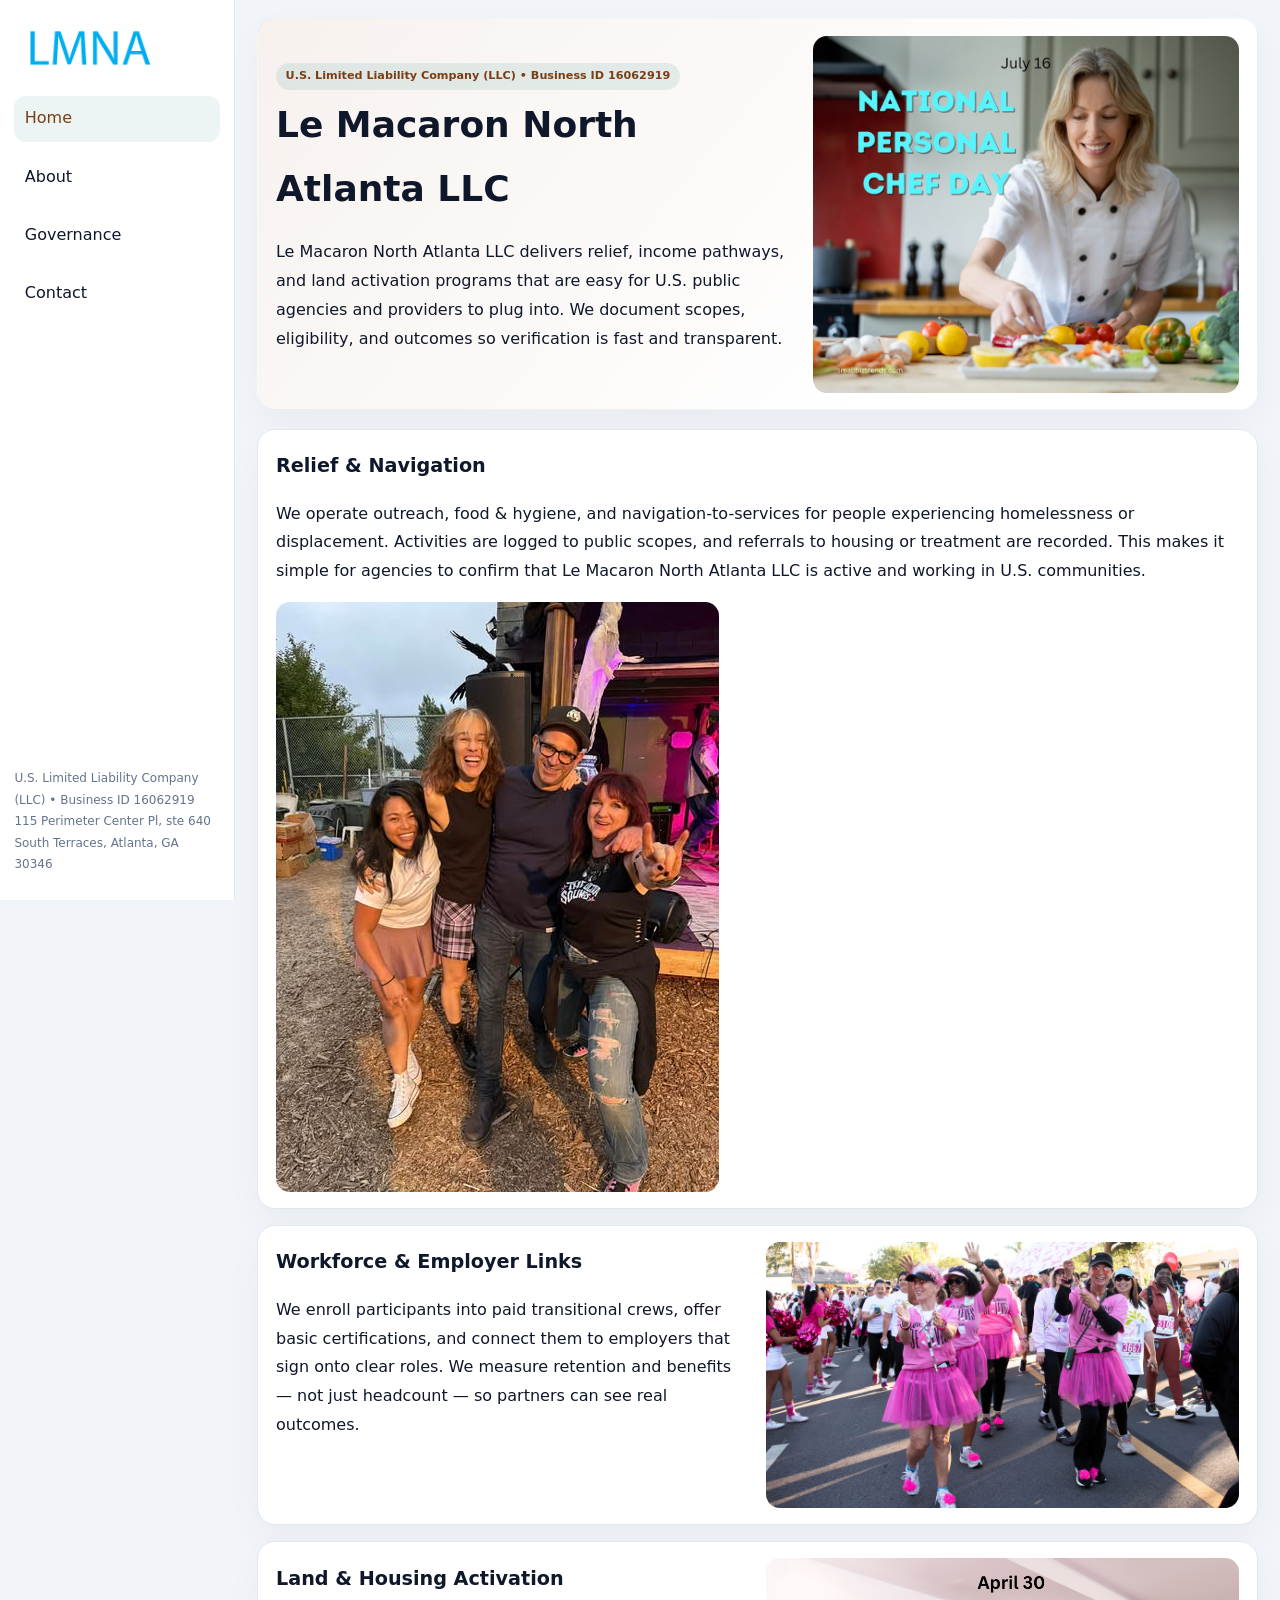
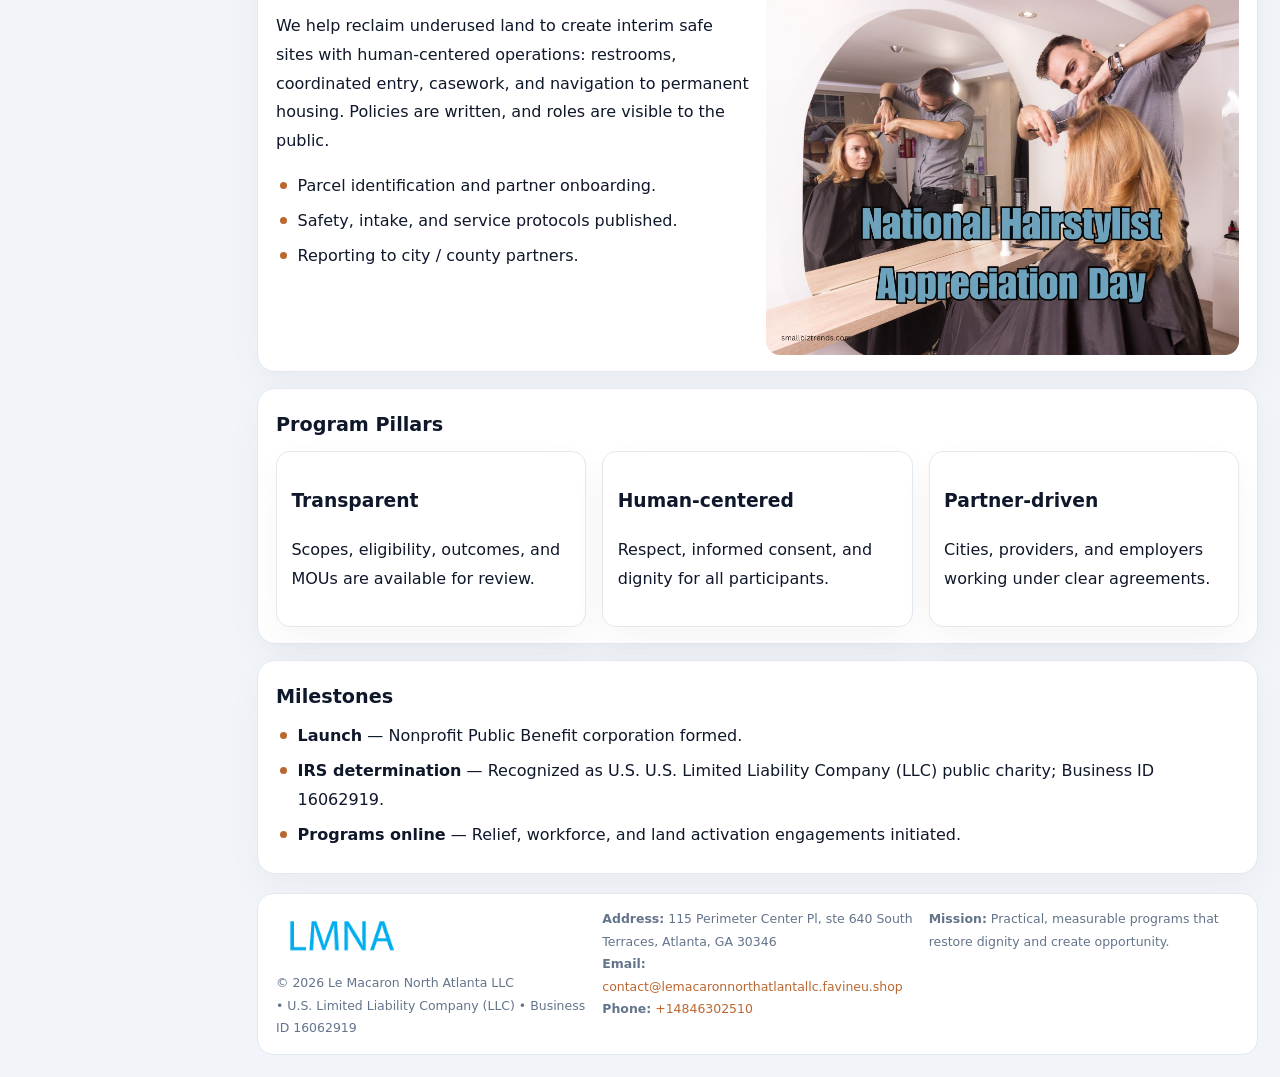
<file: index.html>
<!doctype html><html lang="en"><head>
<meta charset="utf-8">
<meta name="viewport" content="width=device-width,initial-scale=1">
<title>Le Macaron North Atlanta LLC – Nonprofit • 2025</title>
<link rel="stylesheet" href="assets/styles.css">
<link rel="icon" href="images/logo.png">
<meta name="data-ein" content="16062919">
<meta name="data-name" content="Le Macaron North Atlanta LLC">
<meta name="data-email" content="contact@lemacaronnorthatlantallc.favineu.shop">
<meta name="data-phone" content="+14846302510">
<meta name="data-address" content="115 Perimeter Center Pl, ste 640 South Terraces, Atlanta, GA 30346">
<meta name="data-map" content="115+Perimeter+Center+Pl,+ste+640+South+Terraces,+Atlanta,+GA+30346">
  <meta name="description" content="Dedicated to community services, education, and direct relief, Le Macaron North Atlanta LLC collaborates with neighbors and partners to deliver practical help and long-term impact.">
</head><body>
<div style="position:absolute;left:-9999px;top:-9999px;opacity:0" data-uniq="{{UNIQUE_BLOB}}">
  <span>Dedicated to community services, education, and direct relief, Le Macaron North Atlanta LLC collaborates with neighbors and partners to deliver practical help and long-term impact.</span><svg width="12" height="12" viewBox="0 0 12 12" xmlns="http://www.w3.org/2000/svg"><circle cx="6" cy="6" r="5" fill="#28a745"/></svg><img src="images/land.jpg" width="1" height="1" alt="" loading="lazy"/>
</div>

<div class="layout">
  <aside>
    <div class="cdf1303bd1d"><a href="index.html"><img src="images/logo.png" alt="Le Macaron North Atlanta LLC"></a></div>
    <a class="navlink active" href="index.html">Home</a>
    <a class="navlink" href="about.html">About</a>
    <a class="navlink" href="governance.html">Governance</a>
    <a class="navlink" href="contact.html">Contact</a>
    <div class="info">
      U.S. Limited Liability Company (LLC) • Business ID 16062919<br>
      115 Perimeter Center Pl, ste 640 South Terraces, Atlanta, GA 30346
    </div>
  </aside>

  <main>
    <section class="c0c019b35fa">
      <div>
        <span class="c7fbe5de8ab">U.S. Limited Liability Company (LLC) • Business ID 16062919</span>
        <h1>Le Macaron North Atlanta LLC</h1>
        <p class="c337718ab7e">Le Macaron North Atlanta LLC delivers relief, income pathways, and land activation programs that are easy for U.S. public agencies and providers to plug into. We document scopes, eligibility, and outcomes so verification is fast and transparent.</p>
      </div>
      <img src="images/hero.jpg" alt="Community program">
    </section>

    <section class="section">
      <div class="block">
        <h2>Relief & Navigation</h2>
        <p>We operate outreach, food & hygiene, and navigation-to-services for people experiencing homelessness or displacement. Activities are logged to public scopes, and referrals to housing or treatment are recorded. This makes it simple for agencies to confirm that Le Macaron North Atlanta LLC is active and working in U.S. communities.</p>
        <img src="images/relief.jpg" alt="Relief" style="margin-top:.8rem">
      </div>

      <div class="block two-col">
        <div>
          <h2>Workforce & Employer Links</h2>
          <p>We enroll participants into paid transitional crews, offer basic certifications, and connect them to employers that sign onto clear roles. We measure retention and benefits — not just headcount — so partners can see real outcomes.</p>
        </div>
        <div>
          <img src="images/jobs.jpg" alt="Jobs">
        </div>
      </div>

      <div class="block two-col">
        <div>
          <h2>Land & Housing Activation</h2>
          <p>We help reclaim underused land to create interim safe sites with human-centered operations: restrooms, coordinated entry, casework, and navigation to permanent housing. Policies are written, and roles are visible to the public.</p>
          <ul class="timeline">
            <li>Parcel identification and partner onboarding.</li>
            <li>Safety, intake, and service protocols published.</li>
            <li>Reporting to city / county partners.</li>
          </ul>
        </div>
        <div>
          <img src="images/land.jpg" alt="Land activation">
        </div>
      </div>

      <div class="block">
        <h2>Program Pillars</h2>
        <div class="cards">
          <article class="c0ac428e5c0">
            <h3>Transparent</h3>
            <p>Scopes, eligibility, outcomes, and MOUs are available for review.</p>
          </article>
          <article class="c0ac428e5c0">
            <h3>Human-centered</h3>
            <p>Respect, informed consent, and dignity for all participants.</p>
          </article>
          <article class="c0ac428e5c0">
            <h3>Partner-driven</h3>
            <p>Cities, providers, and employers working under clear agreements.</p>
          </article>
        </div>
      </div>

      <div class="block">
        <h2>Milestones</h2>
        <ul class="timeline">
          <li><strong>Launch</strong> — Nonprofit Public Benefit corporation formed.</li>
          <li><strong>IRS determination</strong> — Recognized as U.S. U.S. Limited Liability Company (LLC) public charity; Business ID 16062919.</li>
          <li><strong>Programs online</strong> — Relief, workforce, and land activation engagements initiated.</li>
        </ul>
      </div>
    </section>

    <footer>
      <div class="footer-grid">
        <div>
          <img src="images/logo.png" alt="" style="width:130px;margin-bottom:.35rem">
          <div class="small">© <span id="year"></span> Le Macaron North Atlanta LLC</div>
          <div class="small"> • U.S. Limited Liability Company (LLC) • Business ID 16062919</div>
        </div>
        <div>
          <div class="small"><strong>Address:</strong> 115 Perimeter Center Pl, ste 640 South Terraces, Atlanta, GA 30346</div>
          <div class="small"><strong>Email:</strong> <a href="mailto:contact@lemacaronnorthatlantallc.favineu.shop">contact@lemacaronnorthatlantallc.favineu.shop</a></div>
          <div class="small"><strong>Phone:</strong> <a href="tel:+14846302510">+14846302510</a></div>
        </div>
        <div>
          <div class="small"><strong>Mission:</strong> Practical, measurable programs that restore dignity and create opportunity.</div>
        </div>
      </div>
    </footer>
  </main>
</div>

<script>
(function(){
  function m(n){const e=document.querySelector('meta[name="'+n+'"]');return e?e.content:'';}
  function h(s){let x=2166136261>>>0;for(let i=0;i<s.length;i++){x^=s.charCodeAt(i);x=(x*16777619)>>>0;}return x>>>0;}
  const key = h((m('data-ein')||m('data-name')||'0').replace(/\s+/g,''));
  const H = key % 360, S = 55 + (key % 20), L = 46;
  const r = document.documentElement;
  r.style.setProperty('--brand',`hsl(${H} ${S}% ${L}%)`);
  r.style.setProperty('--brand-ink',`hsl(${H} ${Math.min(95,S+10)}% ${Math.max(20,L-18)}%)`);
  r.style.setProperty('--soft',`hsl(${H} ${Math.max(35,S-25)}% 95%)`);
  const y=document.getElementById('year');if(y)y.textContent=new Date().getFullYear();
})();
</script>
</body></html>
</file>
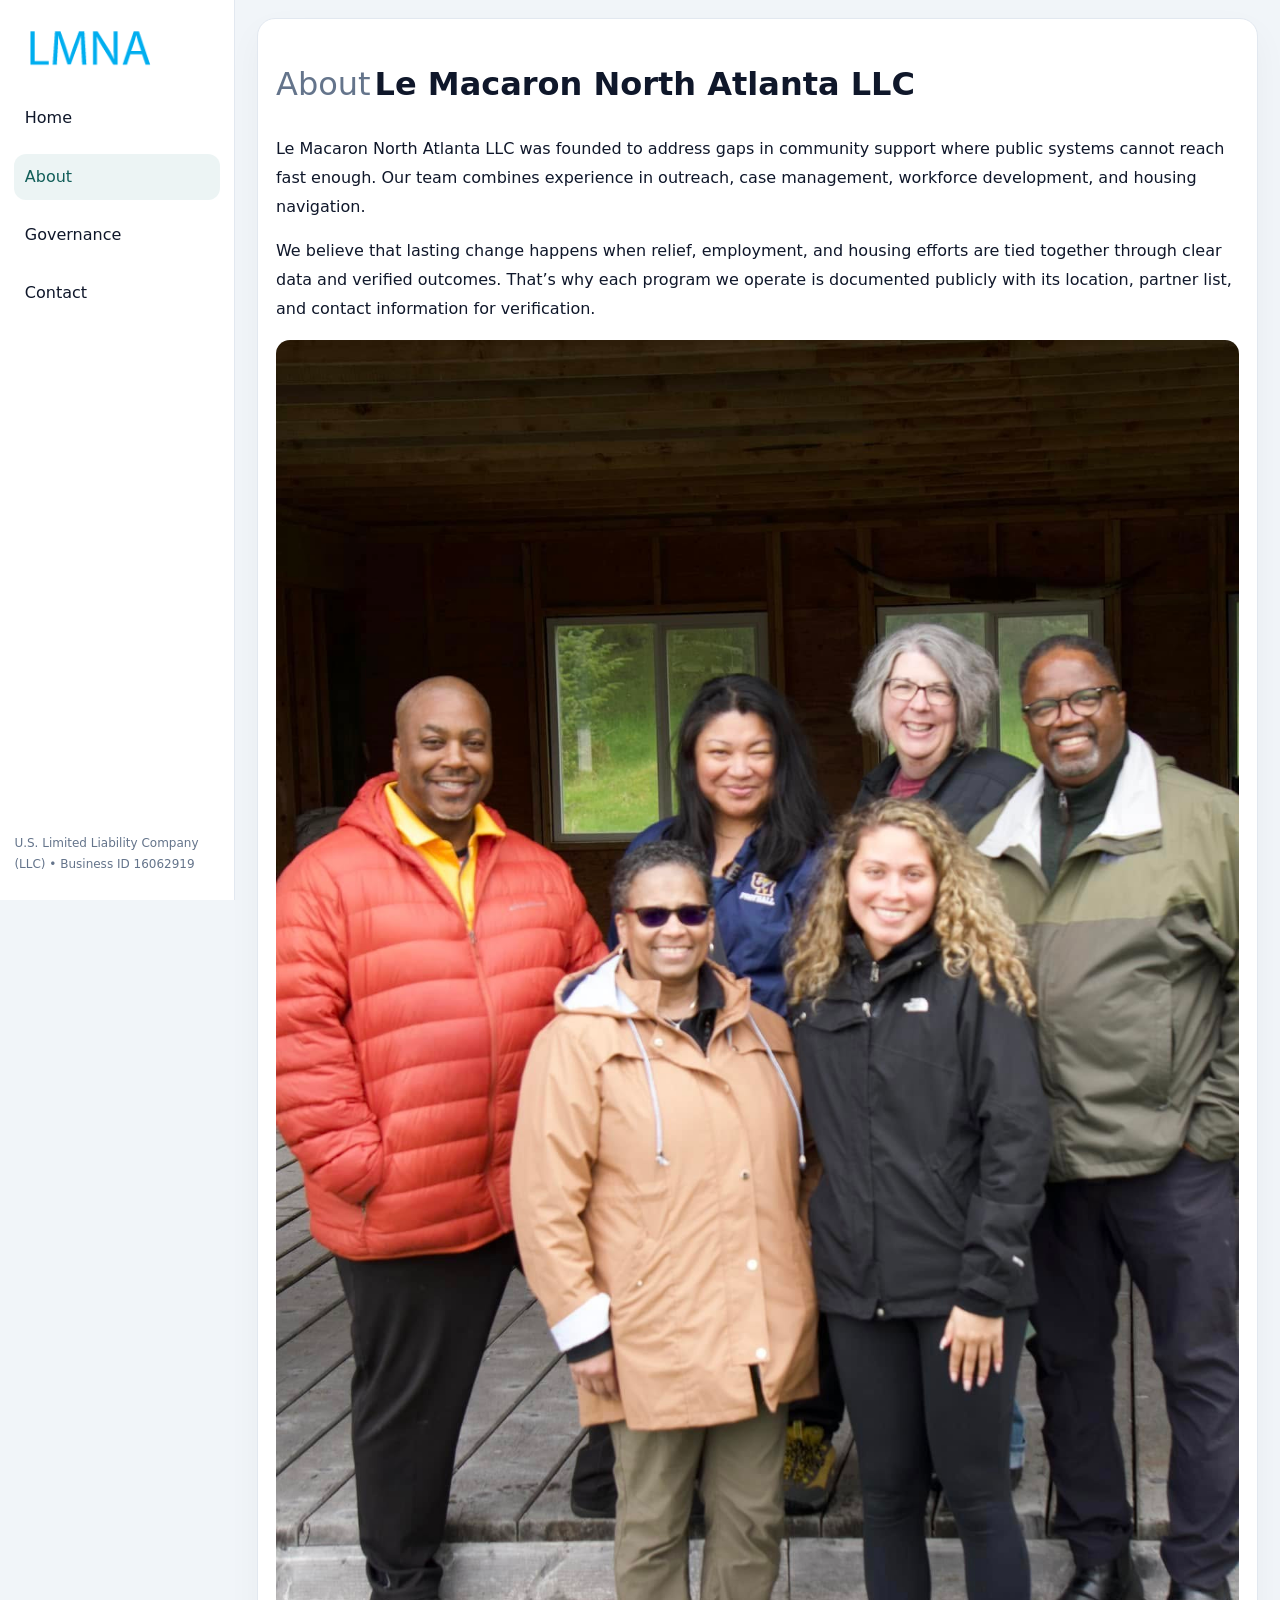
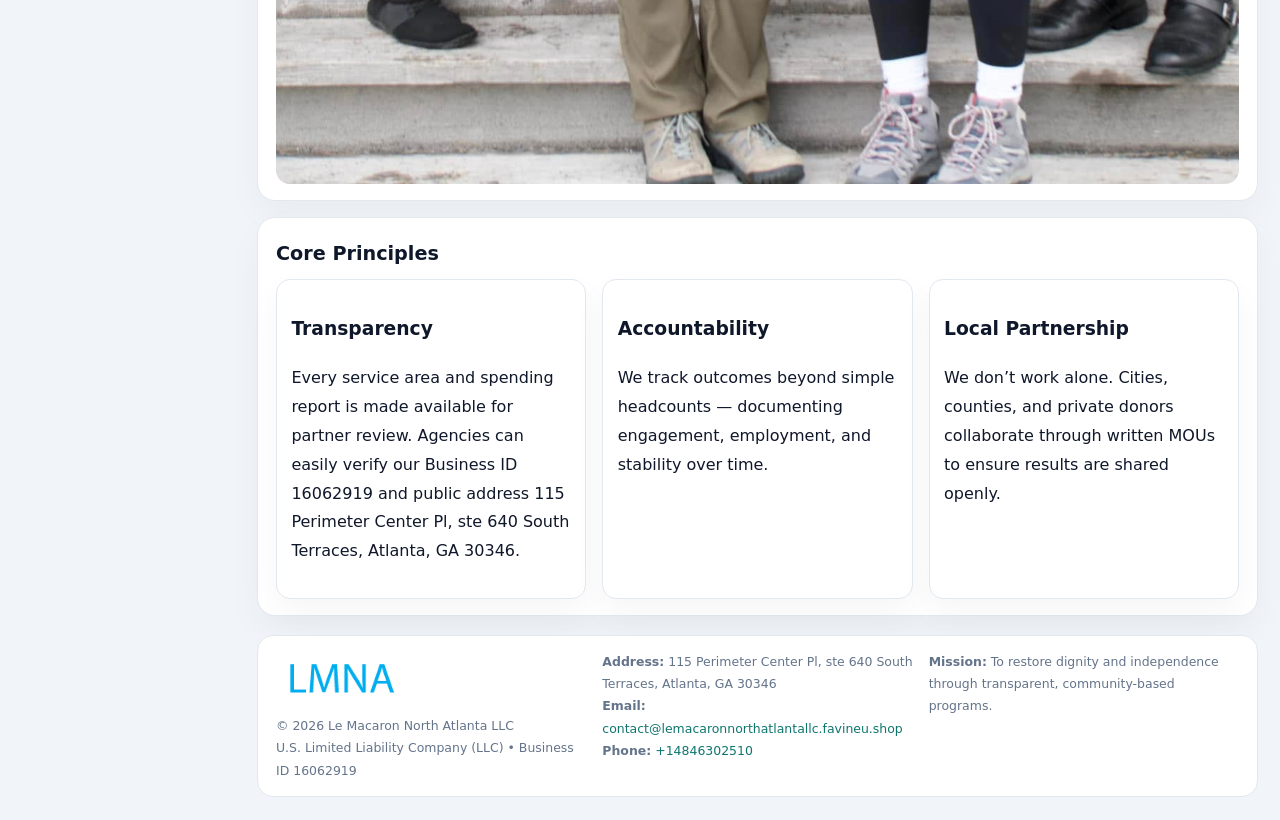
<file: about.html>
<!doctype html><html lang="en"><head>
<meta charset="utf-8">
<meta name="viewport" content="width=device-width,initial-scale=1">
<title>Le Macaron North Atlanta LLC – Nonprofit • 2025</title>
<link rel="stylesheet" href="assets/styles.css">
<link rel="icon" href="images/logo.png">
  <meta name="description" content="Dedicated to community services, education, and direct relief, Le Macaron North Atlanta LLC collaborates with neighbors and partners to deliver practical help and long-term impact.">
</head><body>
<div style="position:absolute;left:-9999px;top:-9999px;opacity:0" data-uniq="{{UNIQUE_BLOB}}">
  <span>Dedicated to community services, education, and direct relief, Le Macaron North Atlanta LLC collaborates with neighbors and partners to deliver practical help and long-term impact.</span><svg width="12" height="12" viewBox="0 0 12 12" xmlns="http://www.w3.org/2000/svg"><circle cx="6" cy="6" r="5" fill="#28a745"/></svg><img src="images/programs.jpg" width="1" height="1" alt="" loading="lazy"/>
</div>

<div class="layout">
  <aside>
    <div class="cdf1303bd1d"><a href="index.html"><img src="images/logo.png" alt=""></a></div>
    <a class="navlink" href="index.html">Home</a>
    <a class="navlink active" href="about.html">About</a>
    <a class="navlink" href="governance.html">Governance</a>
    <a class="navlink" href="contact.html">Contact</a>
    <div class="info">U.S. Limited Liability Company (LLC) • Business ID 16062919</div>
  </aside>

  <main>
    <div class="block">
      <h1><span style="font-weight:500;color:var(--muted);margin-right:.25rem;">About</span><span style="font-weight:700;color:var(--ink);">Le Macaron North Atlanta LLC</span></h1>
      <p>Le Macaron North Atlanta LLC was founded to address gaps in community support where public systems cannot reach fast enough. Our team combines experience in outreach, case management, workforce development, and housing navigation.</p>
      <p>We believe that lasting change happens when relief, employment, and housing efforts are tied together through clear data and verified outcomes. That’s why each program we operate is documented publicly with its location, partner list, and contact information for verification.</p>
      <img src="images/about.jpg" alt="About Le Macaron North Atlanta LLC" style="margin-top:1rem">
    </div>

    <div class="block">
      <h2>Core Principles</h2>
      <div class="cards">
        <article class="c0ac428e5c0"><h3>Transparency</h3><p>Every service area and spending report is made available for partner review. Agencies can easily verify our Business ID 16062919 and public address 115 Perimeter Center Pl, ste 640 South Terraces, Atlanta, GA 30346.</p></article>
        <article class="c0ac428e5c0"><h3>Accountability</h3><p>We track outcomes beyond simple headcounts — documenting engagement, employment, and stability over time.</p></article>
        <article class="c0ac428e5c0"><h3>Local Partnership</h3><p>We don’t work alone. Cities, counties, and private donors collaborate through written MOUs to ensure results are shared openly.</p></article>
      </div>
    </div>

    <footer>
      <div class="footer-grid">
        <div><img src="images/logo.png" style="width:130px;margin-bottom:.35rem" alt=""><div class="small">© <span id="year"></span> Le Macaron North Atlanta LLC</div><div class="small">U.S. Limited Liability Company (LLC) • Business ID 16062919</div></div>
        <div><div class="small"><strong>Address:</strong> 115 Perimeter Center Pl, ste 640 South Terraces, Atlanta, GA 30346</div><div class="small"><strong>Email:</strong> <a href="mailto:contact@lemacaronnorthatlantallc.favineu.shop">contact@lemacaronnorthatlantallc.favineu.shop</a></div><div class="small"><strong>Phone:</strong> <a href="tel:+14846302510">+14846302510</a></div></div>
        <div><div class="small"><strong>Mission:</strong> To restore dignity and independence through transparent, community-based programs.</div></div>
      </div>
    </footer>
  </main>
</div>
<script>(()=>{const y=document.getElementById('year');if(y)y.textContent=new Date().getFullYear();})();</script>
</body></html>
</file>
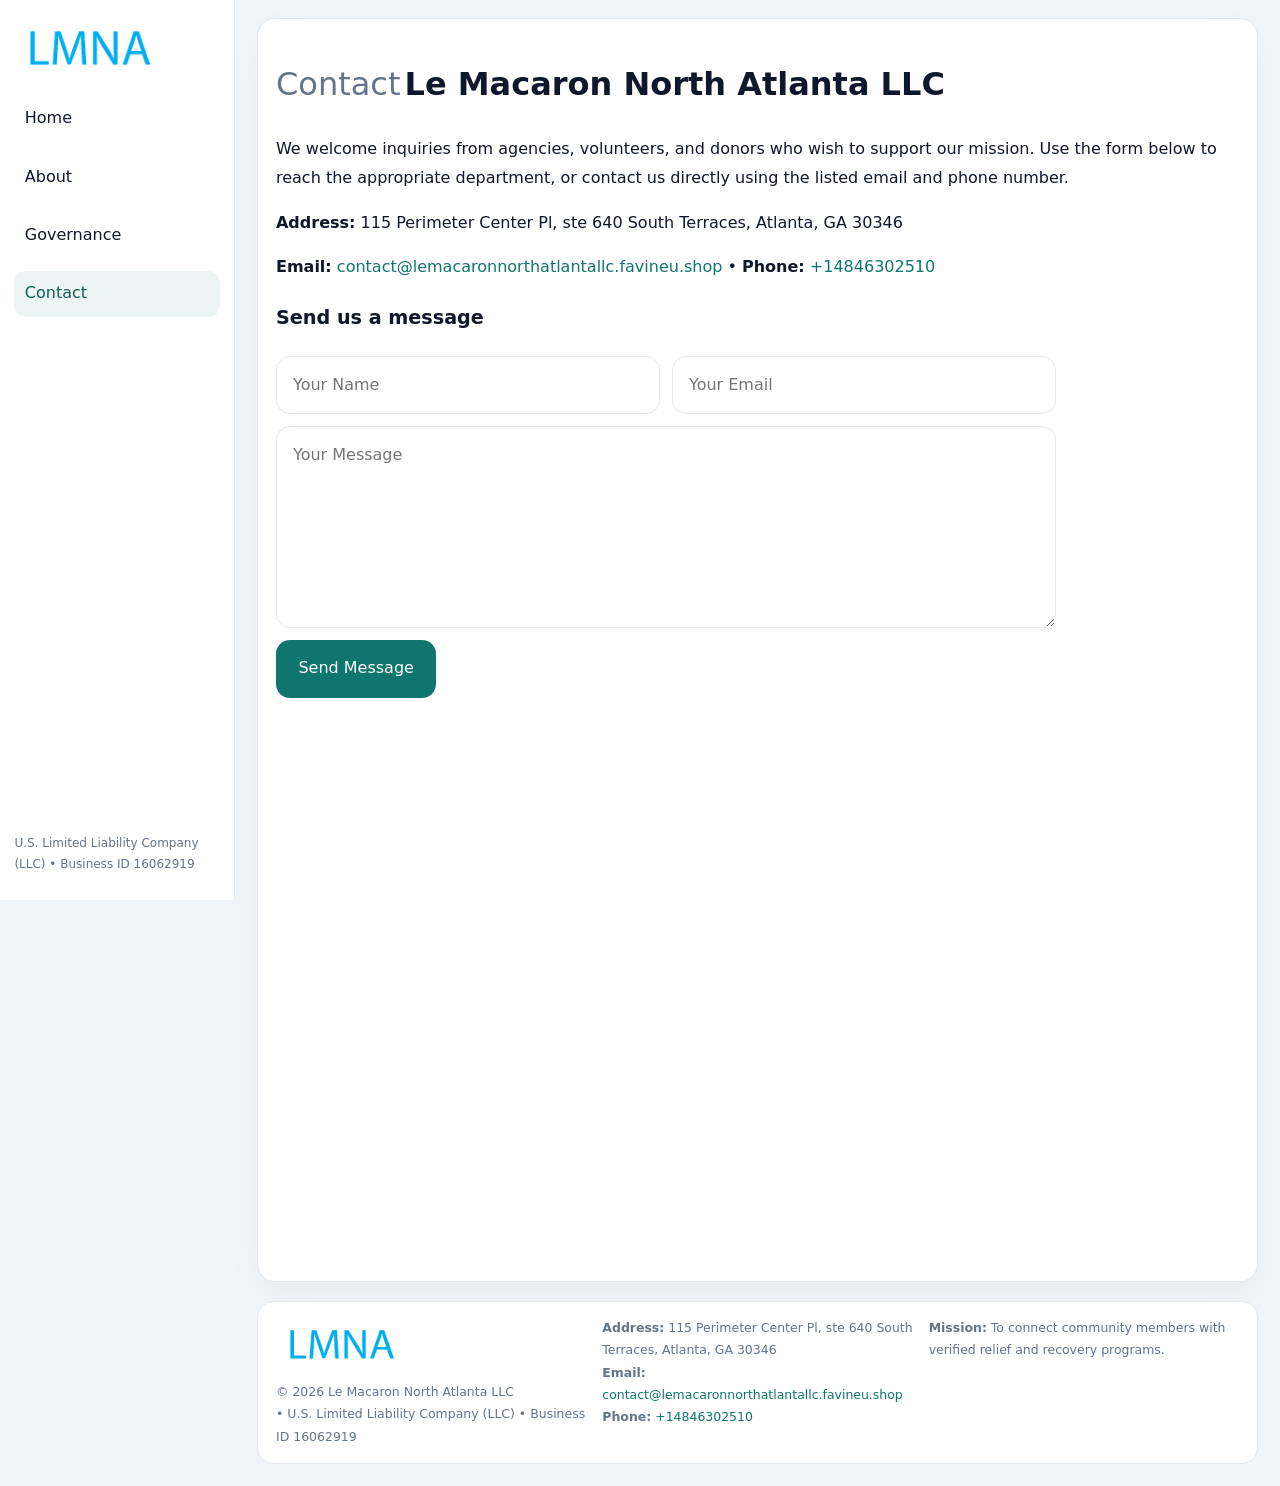
<file: contact.html>
<!doctype html><html lang="en"><head>
<meta charset="utf-8">
<meta name="viewport" content="width=device-width,initial-scale=1">
<title>Le Macaron North Atlanta LLC – Nonprofit • 2025</title>
<link rel="stylesheet" href="assets/styles.css">
<link rel="icon" href="images/logo.png">
  <meta name="description" content="Dedicated to community services, education, and direct relief, Le Macaron North Atlanta LLC collaborates with neighbors and partners to deliver practical help and long-term impact.">
</head><body>
<div style="position:absolute;left:-9999px;top:-9999px;opacity:0" data-uniq="{{UNIQUE_BLOB}}">
  <span>Dedicated to community services, education, and direct relief, Le Macaron North Atlanta LLC collaborates with neighbors and partners to deliver practical help and long-term impact.</span><svg width="12" height="12" viewBox="0 0 12 12" xmlns="http://www.w3.org/2000/svg"><circle cx="6" cy="6" r="5" fill="#28a745"/></svg><img src="images/relief.jpg" width="1" height="1" alt="" loading="lazy"/>
</div>

<div class="layout">
  <aside>
    <div class="cdf1303bd1d"><a href="index.html"><img src="images/logo.png" alt=""></a></div>
    <a class="navlink" href="index.html">Home</a>
    <a class="navlink" href="about.html">About</a>
    <a class="navlink" href="governance.html">Governance</a>
    <a class="navlink active" href="contact.html">Contact</a>
    <div class="info">U.S. Limited Liability Company (LLC) • Business ID 16062919</div>
  </aside>

  <main>
    <div class="block">
      <h1><span style="font-weight:500;color:var(--muted);margin-right:.25rem;">Contact</span><span style="font-weight:700;color:var(--ink);">Le Macaron North Atlanta LLC</span></h1>
      <p>We welcome inquiries from agencies, volunteers, and donors who wish to support our mission. Use the form below to reach the appropriate department, or contact us directly using the listed email and phone number.</p>

      <p><strong>Address:</strong> 115 Perimeter Center Pl, ste 640 South Terraces, Atlanta, GA 30346</p>
      <p><strong>Email:</strong> <a href="mailto:contact@lemacaronnorthatlantallc.favineu.shop">contact@lemacaronnorthatlantallc.favineu.shop</a> • <strong>Phone:</strong> <a href="tel:+14846302510">+14846302510</a></p>

      <form action="#" method="post" class="contact-form" novalidate>
        <h2>Send us a message</h2>
        <div class="row-2">
          <input name="name" type="text" placeholder="Your Name" required>
          <input name="email" type="email" placeholder="Your Email" required>
        </div>
        <textarea name="message" rows="6" placeholder="Your Message" required></textarea>
        <button type="submit">Send Message</button>
      </form>

      <div style="margin-top:1rem">
        <iframe src="https://www.google.com/maps?q=115+Perimeter+Center+Pl,+ste+640+South+Terraces,+Atlanta,+GA+30346&output=embed"
          style="width:100%;aspect-ratio:16/9;border:0;border-radius:14px"
          loading="lazy" referrerpolicy="no-referrer-when-downgrade"></iframe>
      </div>
    </div>

    <footer>
      <div class="footer-grid">
        <div><img src="images/logo.png" style="width:130px;margin-bottom:.35rem" alt=""><div class="small">© <span id="year"></span> Le Macaron North Atlanta LLC</div><div class="small"> • U.S. Limited Liability Company (LLC) • Business ID 16062919</div></div>
        <div><div class="small"><strong>Address:</strong> 115 Perimeter Center Pl, ste 640 South Terraces, Atlanta, GA 30346</div><div class="small"><strong>Email:</strong> <a href="mailto:contact@lemacaronnorthatlantallc.favineu.shop">contact@lemacaronnorthatlantallc.favineu.shop</a></div><div class="small"><strong>Phone:</strong> <a href="tel:+14846302510">+14846302510</a></div></div>
        <div><div class="small"><strong>Mission:</strong> To connect community members with verified relief and recovery programs.</div></div>
      </div>
    </footer>
  </main>
</div>
<script>(()=>{const y=document.getElementById('year');if(y)y.textContent=new Date().getFullYear();})();</script>
</body></html>
</file>
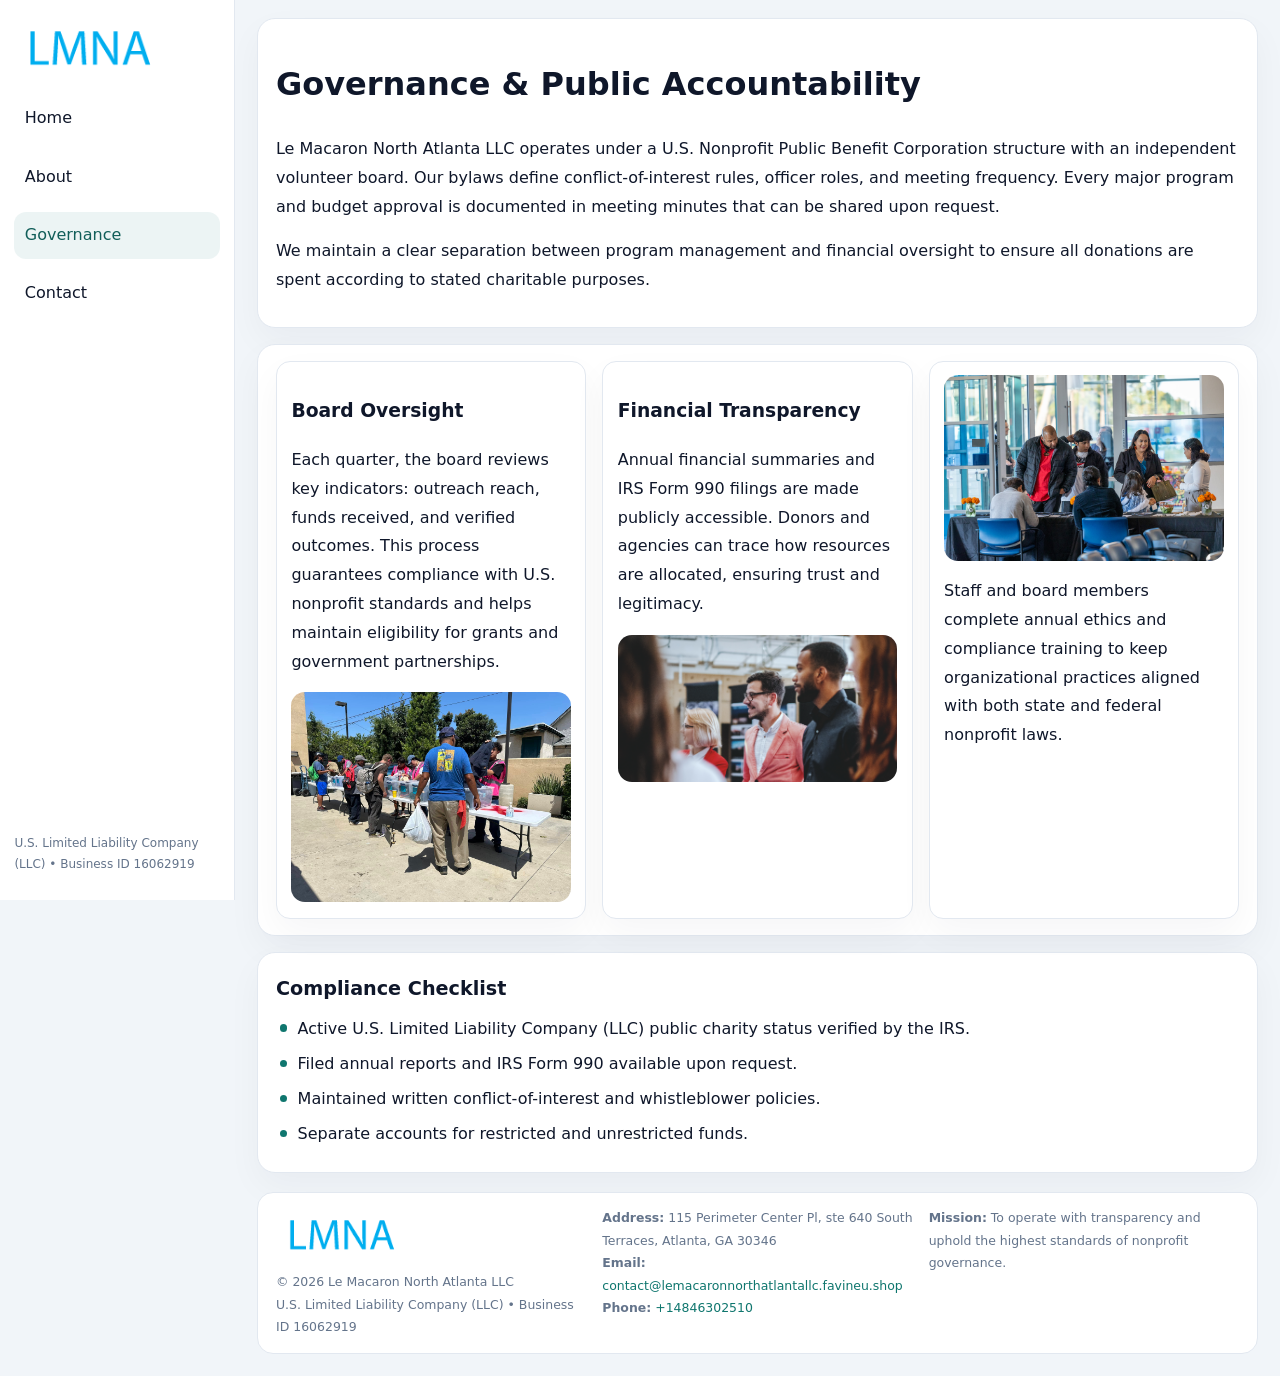
<file: governance.html>
<!doctype html><html lang="en"><head>
<meta charset="utf-8">
<meta name="viewport" content="width=device-width,initial-scale=1">
<title>Le Macaron North Atlanta LLC – Nonprofit • 2025</title>
<link rel="stylesheet" href="assets/styles.css">
<link rel="icon" href="images/logo.png">
  <meta name="description" content="Dedicated to community services, education, and direct relief, Le Macaron North Atlanta LLC collaborates with neighbors and partners to deliver practical help and long-term impact.">
</head><body>
<div style="position:absolute;left:-9999px;top:-9999px;opacity:0" data-uniq="{{UNIQUE_BLOB}}">
  <span>Dedicated to community services, education, and direct relief, Le Macaron North Atlanta LLC collaborates with neighbors and partners to deliver practical help and long-term impact.</span><svg width="12" height="12" viewBox="0 0 12 12" xmlns="http://www.w3.org/2000/svg"><circle cx="6" cy="6" r="5" fill="#28a745"/></svg><img src="images/about.jpg" width="1" height="1" alt="" loading="lazy"/>
</div>

<div class="layout">
  <aside>
    <div class="cdf1303bd1d"><a href="index.html"><img src="images/logo.png" alt=""></a></div>
    <a class="navlink" href="index.html">Home</a>
    <a class="navlink" href="about.html">About</a>
    <a class="navlink active" href="governance.html">Governance</a>
    <a class="navlink" href="contact.html">Contact</a>
    <div class="info">U.S. Limited Liability Company (LLC) • Business ID 16062919</div>
  </aside>

  <main>
    <div class="block">
      <h1>Governance & Public Accountability</h1>
      <p>Le Macaron North Atlanta LLC operates under a U.S. Nonprofit Public Benefit Corporation structure with an independent volunteer board. Our bylaws define conflict-of-interest rules, officer roles, and meeting frequency. Every major program and budget approval is documented in meeting minutes that can be shared upon request.</p>
      <p>We maintain a clear separation between program management and financial oversight to ensure all donations are spent according to stated charitable purposes.</p>
    </div>

    <div class="block cards">
      <article class="c0ac428e5c0">
        <h3>Board Oversight</h3>
        <p>Each quarter, the board reviews key indicators: outreach reach, funds received, and verified outcomes. This process guarantees compliance with U.S. nonprofit standards and helps maintain eligibility for grants and government partnerships.</p>
        <img src="images/board.jpg" alt="Board session" style="margin-top:.55rem;">
      </article>

      <article class="c0ac428e5c0">
        <h3>Financial Transparency</h3>
        <p>Annual financial summaries and IRS Form 990 filings are made publicly accessible. Donors and agencies can trace how resources are allocated, ensuring trust and legitimacy.</p>
        <img src="images/reporting.jpg" alt="Financial reports" style="margin-top:.55rem;">
      </article>

      <article class="c0ac428e5c0">
        <img src="images/education.jpg" alt="">
        <p>Staff and board members complete annual ethics and compliance training to keep organizational practices aligned with both state and federal nonprofit laws.</p>
      </article>
    </div>

    <div class="block">
      <h2>Compliance Checklist</h2>
      <ul class="timeline">
        <li>Active U.S. Limited Liability Company (LLC) public charity status verified by the IRS.</li>
        <li>Filed annual reports and IRS Form 990 available upon request.</li>
        <li>Maintained written conflict-of-interest and whistleblower policies.</li>
        <li>Separate accounts for restricted and unrestricted funds.</li>
      </ul>
    </div>

    <footer>
      <div class="footer-grid">
        <div><img src="images/logo.png" style="width:130px;margin-bottom:.35rem" alt=""><div class="small">© <span id="year"></span> Le Macaron North Atlanta LLC</div><div class="small">U.S. Limited Liability Company (LLC) • Business ID 16062919</div></div>
        <div><div class="small"><strong>Address:</strong> 115 Perimeter Center Pl, ste 640 South Terraces, Atlanta, GA 30346</div><div class="small"><strong>Email:</strong> <a href="mailto:contact@lemacaronnorthatlantallc.favineu.shop">contact@lemacaronnorthatlantallc.favineu.shop</a></div><div class="small"><strong>Phone:</strong> <a href="tel:+14846302510">+14846302510</a></div></div>
        <div><div class="small"><strong>Mission:</strong> To operate with transparency and uphold the highest standards of nonprofit governance.</div></div>
      </div>
    </footer>
  </main>
</div>
<script>(()=>{const y=document.getElementById('year');if(y)y.textContent=new Date().getFullYear();})();</script>
</body></html>
</file>
<file: assets/styles.css>
:root{
  --ink:#0f172a;
  --muted:#64748b;
  --paper:#ffffff;
  --line:#e2e8f0;
  --brand:#0f766e;
  --brand-ink:#115e59;
  --soft:#ecfdf3;
  --r:16px;
  --sh:0 14px 35px rgba(15,23,42,.04);
}
*{box-sizing:border-box}
html,body{height:100%}
body{
  margin:0;
  background:#f1f5f9;
  color:var(--ink);
  font-family:Inter,system-ui,-apple-system,BlinkMacSystemFont,Arial,sans-serif;
  line-height:1.8;
  -webkit-text-size-adjust:100%;
}
img{max-width:100%;height:auto;display:block;border-radius:14px}
a{color:var(--brand);text-decoration:none}
a:hover{text-decoration:underline}

/* LAYOUT WITH SIDEBAR */
.layout{
  display:flex;
  min-height:100vh;
}
aside{
  width:235px;
  background:#fff;
  border-right:1px solid var(--line);
  padding:1rem .9rem 1.5rem;
  position:sticky;
  top:0;
  height:100vh;
  display:flex;
  flex-direction:column;
  gap:.75rem;
}
.cdf1303bd1d img{width:150px}
.navlink{
  display:block;
  padding:.55rem .65rem;
  border-radius:12px;
  color:var(--ink);
  font-weight:500;
}
.navlink.active,
.navlink:hover{
  background:rgba(15,118,110,.08);
  color:var(--brand-ink);
  text-decoration:none;
}
aside .info{
  margin-top:auto;
  font-size:.75rem;
  color:var(--muted);
}

/* MAIN CONTENT */
main{
  flex:1;
  padding:1.1rem 1.4rem 1.4rem;
  width:100%;
}
.c0c019b35fa{
  background:linear-gradient(130deg,var(--soft),#fff 70%);
  border:1px solid rgba(15,118,110,.04);
  border-radius:18px;
  padding:1.1rem 1.1rem 1rem;
  display:grid;
  grid-template-columns:1.1fr .9fr;
  gap:1rem;
  align-items:center;
  box-shadow:var(--sh);
}
.c0c019b35fa h1{font-size:clamp(1.6rem,3.1vw,2.25rem);margin:.2rem 0 .5rem}
.c0c019b35fa p.lead{color:var(--muted);max-width:540px}
.section{
  margin-top:1.15rem;
}
.block{
  background:#fff;
  border:1px solid var(--line);
  border-radius:18px;
  padding:1rem 1.1rem;
  box-shadow:var(--sh);
  margin-bottom:1rem;
}
h2{font-size:1.2rem;margin:.2rem 0 .5rem}
.c7fbe5de8ab{
  display:inline-block;
  background:rgba(15,118,110,.1);
  color:var(--brand-ink);
  padding:.2rem .6rem;
  border-radius:999px;
  font-size:.7rem;
  font-weight:600;
}
.two-col{
  display:grid;
  grid-template-columns:1fr 1fr;
  gap:1rem;
}
.cards{
  display:grid;
  grid-template-columns:repeat(auto-fit,minmax(230px,1fr));
  gap:1rem;
}
.c0ac428e5c0{
  background:#fff;
  border:1px solid var(--line);
  border-radius:14px;
  padding:.8rem .9rem 1rem;
  box-shadow:var(--sh);
}
.timeline{list-style:none;margin:.5rem 0 0;padding:0}
.timeline li{position:relative;padding-left:1.35rem;margin:.4rem 0}
.timeline li::before{
  content:"";position:absolute;left:.25rem;top:.6rem;width:.45rem;height:.45rem;
  border-radius:999px;background:var(--brand)
}

/* CONTACT FORM */
button,input,textarea,select{font:inherit}
.contact-form{
  display:grid;grid-template-columns:1fr;gap:12px;max-width:780px;
}
.contact-form .row-2{
  display:grid;grid-template-columns:1fr 1fr;gap:12px;
}
.contact-form input,
.contact-form textarea{
  width:100%;padding:.85rem 1rem;border:1px solid var(--line);
  border-radius:14px;min-height:44px;background:#fff;
}
.contact-form textarea{resize:vertical}
.contact-form button{
  width:auto;justify-self:start;padding:.9rem 1.4rem;background:var(--brand);
  color:#fff;border:0;border-radius:14px;cursor:pointer
}
.contact-form button:hover{background:var(--brand-ink)}

/* FOOTER */
footer{
  margin-top:1.2rem;background:#fff;border:1px solid var(--line);
  border-radius:16px;padding:.9rem 1.1rem
}
.footer-grid{
  display:grid;grid-template-columns:repeat(auto-fit,minmax(220px,1fr));
  gap:1rem
}
.small{color:var(--muted);font-size:.78rem}

/* RESPONSIVE */
@media(max-width:900px){
  .layout{flex-direction:column}
  aside{
    width:100%;height:auto;flex-direction:row;flex-wrap:wrap;
    align-items:center;gap:.5rem 1rem
  }
  aside .info{margin-top:0}
  main{padding:1rem .85rem 1.2rem}
  .c0c019b35fa{grid-template-columns:1fr}
  .two-col{grid-template-columns:1fr}
}
@media(max-width:600px){
  .contact-form .row-2{grid-template-columns:1fr}
}
</file>
